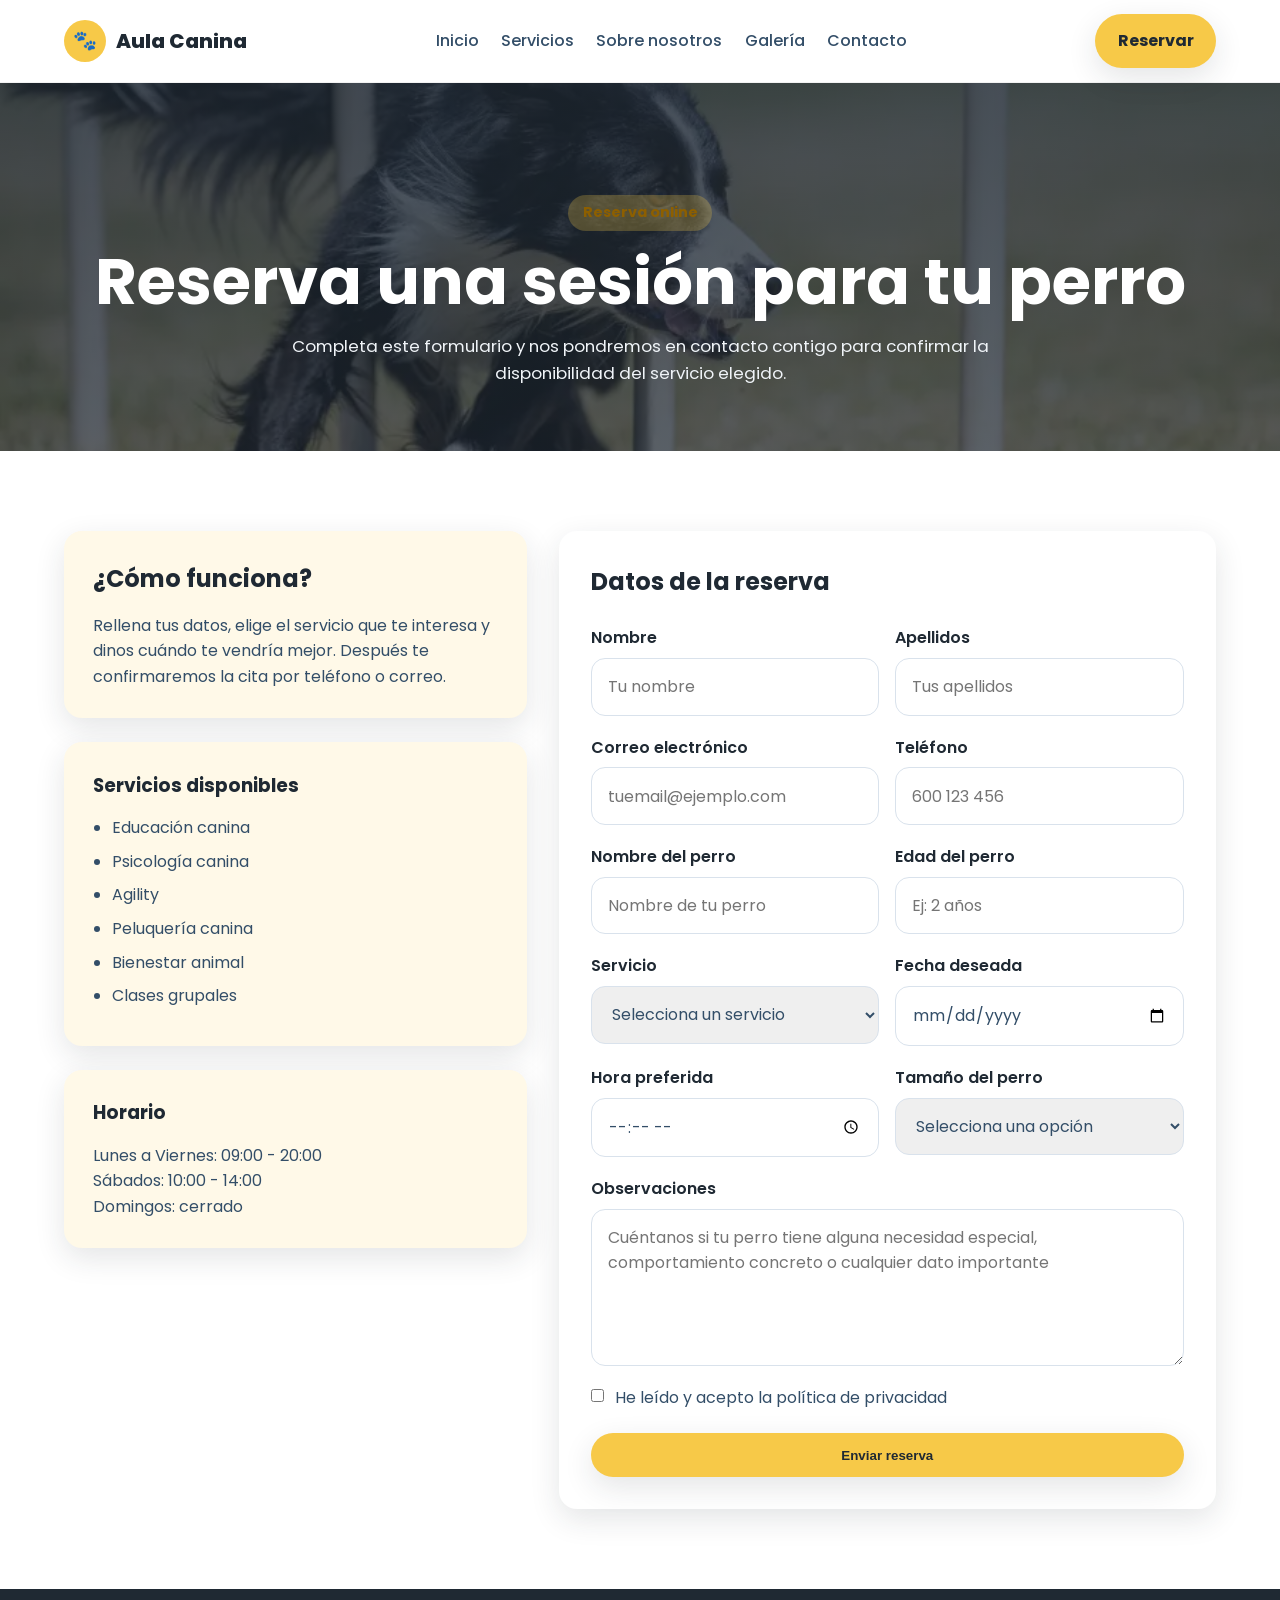
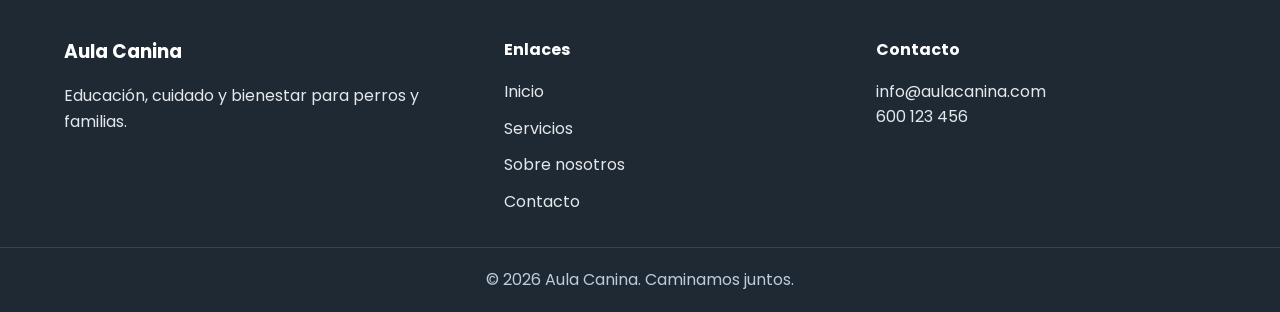
<file: lenguaje-de-marcas/html/reserva.html>
<!DOCTYPE html>
<html lang="es">
<head>
  <meta charset="UTF-8">
  <meta name="viewport" content="width=device-width, initial-scale=1.0">
  <title>Reserva | Aula Canina</title>
  <meta name="description" content="Página de reserva de servicios de Aula Canina.">
  <link rel="preconnect" href="https://fonts.googleapis.com">
  <link rel="preconnect" href="https://fonts.gstatic.com" crossorigin>
  <link href="https://fonts.googleapis.com/css2?family=Poppins:wght@300;400;500;600;700;800&display=swap" rel="stylesheet">
  <link rel="stylesheet" href="../css/styles.css">
  <link rel="stylesheet" href="../css/reserva.css">
</head>

<body>
  <header class="encabezado">
    <div class="contenedor contenedor-nav">
      <a href="../index.html" class="logo">
        <span class="icono-logo">🐾</span>
        <span>Aula Canina</span>
      </a>

      <nav class="menu-navegacion">
        <ul class="lista-nav">
          <li><a href="../index.html#inicio">Inicio</a></li>
          <li><a href="../index.html#servicios">Servicios</a></li>
          <li><a href="../index.html#sobre-nosotros">Sobre nosotros</a></li>
          <li><a href="../index.html#galeria">Galería</a></li>
          <li><a href="../index.html#contacto">Contacto</a></li>  
        </ul>
      </nav>

      <a href="reserva.html" class="boton boton-principal boton-nav">Reservar</a>
    </div>
  </header>

  <main>
    <section class="cabecera-reserva">
      <img 
        src="../img/Yuri.webp" 
        alt="Perro de Aula Canina" 
        class="imagen-cabecera-reserva"
      >

      <div class="contenedor">
        <p class="etiqueta-seccion">Reserva online</p>
        <h1>Reserva una sesión para tu perro</h1>
        <p class="texto-cabecera-reserva">
          Completa este formulario y nos pondremos en contacto contigo para confirmar
          la disponibilidad del servicio elegido.
        </p>
      </div>
    </section>

    <section class="seccion-clara">
      <div class="contenedor cuadricula-reserva">
        <div class="info-reserva">
          <div class="tarjeta-info-reserva">
            <h2>¿Cómo funciona?</h2>
            <p>
              Rellena tus datos, elige el servicio que te interesa y dinos cuándo te
              vendría mejor. Después te confirmaremos la cita por teléfono o correo.
            </p>
          </div>

          <div class="tarjeta-info-reserva">
            <h3>Servicios disponibles</h3>
            <ul class="lista-reserva">
              <li>Educación canina</li>
              <li>Psicología canina</li>
              <li>Agility</li>
              <li>Peluquería canina</li>
              <li>Bienestar animal</li>
              <li>Clases grupales</li>
            </ul>
          </div>

          <div class="tarjeta-info-reserva">
            <h3>Horario</h3>
            <p>Lunes a Viernes: 09:00 - 20:00</p>
            <p>Sábados: 10:00 - 14:00</p>
            <p>Domingos: cerrado</p>
          </div>
        </div>

        <form class="formulario-reserva">
          <h2>Datos de la reserva</h2>

          <div class="fila-formulario">
            <div class="grupo-formulario">
              <label for="nombre">Nombre</label>
              <input type="text" id="nombre" name="nombre" placeholder="Tu nombre" required>
            </div>

            <div class="grupo-formulario">
              <label for="apellidos">Apellidos</label>
              <input type="text" id="apellidos" name="apellidos" placeholder="Tus apellidos" required>
            </div>
          </div>

          <div class="fila-formulario">
            <div class="grupo-formulario">
              <label for="correo">Correo electrónico</label>
              <input type="email" id="correo" name="correo" placeholder="tuemail@ejemplo.com" required>
            </div>

            <div class="grupo-formulario">
              <label for="telefono">Teléfono</label>
              <input type="tel" id="telefono" name="telefono" placeholder="600 123 456" required>
            </div>
          </div>

          <div class="fila-formulario">
            <div class="grupo-formulario">
              <label for="nombre-perro">Nombre del perro</label>
              <input type="text" id="nombre-perro" name="nombre-perro" placeholder="Nombre de tu perro" required>
            </div>

            <div class="grupo-formulario">
              <label for="edad-perro">Edad del perro</label>
              <input type="text" id="edad-perro" name="edad-perro" placeholder="Ej: 2 años">
            </div>
          </div>

          <div class="fila-formulario">
            <div class="grupo-formulario">
              <label for="servicio">Servicio</label>
              <select id="servicio" name="servicio" required>
                <option value="">Selecciona un servicio</option>
                <option>Educación canina</option>
                <option>Psicología canina</option>
                <option>Agility</option>
                <option>Peluquería canina</option>
                <option>Bienestar animal</option>
                <option>Clases grupales</option>
              </select>
            </div>

            <div class="grupo-formulario">
              <label for="fecha">Fecha deseada</label>
              <input type="date" id="fecha" name="fecha" required>
            </div>
          </div>

          <div class="fila-formulario">
            <div class="grupo-formulario">
              <label for="hora">Hora preferida</label>
              <input type="time" id="hora" name="hora" required>
            </div>

            <div class="grupo-formulario">
              <label for="tamano">Tamaño del perro</label>
              <select id="tamano" name="tamano">
                <option value="">Selecciona una opción</option>
                <option>Pequeño</option>
                <option>Mediano</option>
                <option>Grande</option>
              </select>
            </div>
          </div>

          <div class="grupo-formulario">
            <label for="mensaje">Observaciones</label>
            <textarea id="mensaje" name="mensaje" rows="5" placeholder="Cuéntanos si tu perro tiene alguna necesidad especial, comportamiento concreto o cualquier dato importante"></textarea>
          </div>

          <div class="grupo-check">
            <input type="checkbox" id="privacidad" name="privacidad" required>
            <label for="privacidad">
              He leído y acepto la política de privacidad
            </label>
          </div>

          <button type="submit" class="boton boton-principal-estilo boton-ancho">
            Enviar reserva
          </button>
        </form>
      </div>
    </section>
  </main>

  <footer class="pie-pagina">
    <div class="contenedor contenedor-pie">
      <div>
        <h3>Aula Canina</h3>
        <p>Educación, cuidado y bienestar para perros y familias.</p>
      </div>

      <div>
        <h4>Enlaces</h4>
        <ul class="enlaces-pie">
          <li><a href="../index.html#inicio">Inicio</a></li>
          <li><a href="../index.html#servicios">Servicios</a></li>
          <li><a href="../index.html#sobre-nosotros">Sobre nosotros</a></li>
          <li><a href="../index.html#contacto">Contacto</a></li>
        </ul>
      </div>

      <div>
        <h4>Contacto</h4>
        <p>info@aulacanina.com</p>
        <p>600 123 456</p>
      </div>
    </div>

    <div class="pie-inferior">
      <p>&copy; 2026 Aula Canina. Caminamos juntos.</p>
    </div>
  </footer>
</body>
</html>
</file>
<file: lenguaje-de-marcas/css/styles.css>
:root {
  --amarillo-principal: #f7c948;
  --amarillo-suave: #fff3c4;
  --amarillo-fuerte: #f0b429;
  --color-crema: #fff9e8;
  --color-blanco: #ffffff;
  --color-oscuro: #1f2933;
  --color-texto: #334e68;
  --color-suave: #627d98;
  --sombra-principal: 0 10px 30px rgba(31, 41, 51, 0.12);
  --radio-grande: 18px;
  --radio-pequeno: 12px;
  --ancho-maximo: 1200px;
}

* {
  margin: 0;
  padding: 0;
  box-sizing: border-box;
}

html {
  scroll-behavior: smooth;
}

body {
  font-family: "Poppins", sans-serif;
  color: var(--color-texto);
  background-color: var(--color-blanco);
  line-height: 1.6;
}

img {
  width: 100%;
  display: block;
}

a {
  text-decoration: none;
  color: inherit;
}

ul {
  list-style: none;
}

.contenedor {
  width: min(90%, var(--ancho-maximo));
  margin: 0 auto;
}

.seccion-clara,
.seccion-amarilla,
.seccion-crema,
.seccion-amarilla-fuerte {
  padding: 5rem 0;
}

.seccion-clara {
  background-color: var(--color-blanco);
}

.seccion-amarilla {
  background-color: var(--amarillo-suave);
}

.seccion-crema {
  background-color: var(--color-crema);
}

.seccion-amarilla-fuerte {
  background: linear-gradient(135deg, var(--amarillo-principal), var(--amarillo-fuerte));
}

.encabezado-seccion {
  text-align: center;
  max-width: 750px;
  margin: 0 auto 3rem;
}

.etiqueta-seccion {
  display: inline-block;
  background-color: rgba(247, 201, 72, 0.25);
  color: #8d5f00;
  font-weight: 700;
  padding: 0.4rem 0.9rem;
  border-radius: 999px;
  margin-bottom: 1rem;
  font-size: 0.9rem;
}

.encabezado-seccion h2,
.texto-sobre-nosotros h2,
.info-contacto h2,
.llamada-accion h2,
.tarjeta-intro h2 {
  font-size: clamp(1.9rem, 4vw, 2.8rem);
  line-height: 1.2;
  color: var(--color-oscuro);
  margin-bottom: 1rem;
}

.encabezado-seccion p,
.texto-sobre-nosotros p,
.info-contacto p,
.tarjeta-intro p,
.llamada-accion p {
  color: var(--color-suave);
}

.encabezado {
  position: sticky;
  top: 0;
  z-index: 1000;
  background-color: rgba(255, 255, 255, 0.96);
  backdrop-filter: blur(8px);
  border-bottom: 1px solid rgba(0, 0, 0, 0.05);
}

.contenedor-nav {
  display: flex;
  align-items: center;
  justify-content: space-between;
  min-height: 82px;
  gap: 1.25rem;
}

.logo {
  display: flex;
  align-items: center;
  gap: 0.65rem;
  font-weight: 800;
  font-size: 1.25rem;
  color: var(--color-oscuro);
}

.icono-logo {
  background-color: var(--amarillo-principal);
  width: 42px;
  height: 42px;
  border-radius: 50%;
  display: grid;
  place-items: center;
  font-size: 1.2rem;
}

.lista-nav {
  display: flex;
  align-items: center;
  gap: 1.4rem;
}

.lista-nav a {
  font-weight: 500;
  color: var(--color-texto);
  transition: 0.25s;
}

.lista-nav a:hover {
  color: #8d5f00;
}

.boton {
  display: inline-block;
  border: none;
  border-radius: 999px;
  padding: 0.9rem 1.4rem;
  font-weight: 700;
  transition: transform 0.25s, box-shadow 0.25s, background-color 0.25s;
  cursor: pointer;
}

.boton:hover {
  transform: translateY(-2px);
}

.boton-principal,
.boton-principal-estilo {
  background-color: var(--amarillo-principal);
  color: var(--color-oscuro);
  box-shadow: var(--sombra-principal);
}

.boton-principal:hover,
.boton-principal-estilo:hover {
  background-color: var(--amarillo-fuerte);
}

.boton-secundario {
  background-color: rgba(255, 255, 255, 0.18);
  color: var(--color-blanco);
  border: 1px solid rgba(255, 255, 255, 0.4);
}

.boton-secundario:hover {
  background-color: rgba(255, 255, 255, 0.28);
}

.boton-tarjeta {
  background-color: var(--amarillo-principal);
  color: var(--color-oscuro);
  width: fit-content;
  margin-top: 1rem;
}

.boton-oscuro {
  background-color: var(--color-oscuro);
  color: var(--color-blanco);
}

.boton-ancho {
  width: 100%;
}

.principal {
  position: relative;
  min-height: 92vh;
  display: flex;
  align-items: center;
  color: var(--color-blanco);
  overflow: hidden;
  width: auto;
}

.imagen-principal {
  position: absolute;
  inset: 0;
  width: 100%;
  height: 100%;
  object-fit: cover;
  object-position: center;
  z-index: 0;
}

.capa-principal {
  position: absolute;
  inset: 0;
  background: linear-gradient(to right, rgba(31, 41, 51, 0.84), rgba(31, 41, 51, 0.38));
  z-index: 1;
}

.contenido-principal {
  position: relative;
  z-index: 2;
  max-width: 720px;
}

.texto-destacado-principal {
  font-weight: 700;
  text-transform: uppercase;
  letter-spacing: 0.12em;
  color: var(--amarillo-principal);
  margin-bottom: 1rem;
}

.principal h1 {
  font-size: clamp(2.5rem, 6vw, 4.8rem);
  line-height: 1.08;
  margin-bottom: 1.25rem;
}

.texto-principal {
  font-size: 1.08rem;
  max-width: 640px;
  margin-bottom: 2rem;
  color: #f0f4f8;
}

.botones-principal {
  display: flex;
  flex-wrap: wrap;
  gap: 1rem;
}

.introduccion {
  margin-top: -70px;
  position: relative;
  z-index: 2;
}

.cuadricula-intro {
  display: grid;
  grid-template-columns: repeat(3, 1fr);
  gap: 1.5rem;
}

.tarjeta-intro {
  background-color: var(--color-blanco);
  padding: 2rem;
  border-radius: var(--radio-grande);
  box-shadow: var(--sombra-principal);
}

.cuadricula-tarjetas {
  display: grid;
  grid-template-columns: repeat(3, 1fr);
  gap: 1.8rem;
}

.tarjeta-servicio {
  background-color: var(--color-blanco);
  border-radius: var(--radio-grande);
  overflow: hidden;
  box-shadow: var(--sombra-principal);
  display: flex;
  flex-direction: column;
}

.tarjeta-servicio img {
  width: 100%;
  height: 240px;
  object-fit: cover;
  display: block;
}

.contenido-tarjeta {
  padding: 1.5rem;
  display: flex;
  flex-direction: column;
  flex-grow: 1;
}

.contenido-tarjeta h3 {
  font-size: 1.35rem;
  color: var(--color-oscuro);
  margin-bottom: 0.8rem;
}

.contenido-tarjeta p {
  color: var(--color-suave);
  flex-grow: 1;
}

.cuadricula-sobre-nosotros {
  display: grid;
  grid-template-columns: 1.1fr 1fr;
  gap: 2rem;
  align-items: center;
}

.imagen-sobre-nosotros img {
  border-radius: var(--radio-grande);
  box-shadow: var(--sombra-principal);
  min-height: 100%;
  object-fit: cover;
}

.lista-sobre-nosotros {
  margin-top: 1.5rem;
  display: grid;
  gap: 0.9rem;
}

.lista-sobre-nosotros li {
  background-color: var(--color-crema);
  padding: 0.9rem 1rem;
  border-left: 5px solid var(--amarillo-principal);
  border-radius: var(--radio-pequeno);
  font-weight: 500;
}

.cuadricula-galeria {
  display: grid;
  grid-template-columns: repeat(4, 1fr);
  gap: 1rem;
}

.cuadricula-galeria img {
  width: 100%;
  height: 270px;
  object-fit: cover;
  border-radius: var(--radio-pequeno);
  box-shadow: var(--sombra-principal);
}

.caja-llamada {
  display: flex;
  align-items: center;
  justify-content: space-between;
  gap: 2rem;
}

.llamada-accion h2,
.llamada-accion p {
  color: var(--color-oscuro);
}

.cuadricula-contacto {
  display: grid;
  grid-template-columns: 1fr 1fr;
  gap: 2rem;
}

.caja-info {
  margin-top: 1.5rem;
  background-color: var(--color-crema);
  padding: 1.5rem;
  border-radius: var(--radio-grande);
  box-shadow: var(--sombra-principal);
}

.formulario-contacto {
  background-color: var(--color-blanco);
  padding: 2rem;
  border-radius: var(--radio-grande);
  box-shadow: var(--sombra-principal);
}

.grupo-formulario {
  display: flex;
  flex-direction: column;
  margin-bottom: 1.2rem;
}

.grupo-formulario label {
  margin-bottom: 0.45rem;
  font-weight: 600;
  color: var(--color-oscuro);
}

.grupo-formulario input,
.grupo-formulario select,
.grupo-formulario textarea {
  width: 100%;
  padding: 0.95rem 1rem;
  border: 1px solid #d9e2ec;
  border-radius: 14px;
  font-family: inherit;
  font-size: 1rem;
  color: var(--color-texto);
  outline: none;
  transition: border-color 0.25s, box-shadow 0.25s;
}

.grupo-formulario input:focus,
.grupo-formulario select:focus,
.grupo-formulario textarea:focus {
  border-color: var(--amarillo-fuerte);
  box-shadow: 0 0 0 4px rgba(240, 180, 41, 0.18);
}

.pie-pagina {
  background-color: var(--color-oscuro);
  color: #e4e7eb;
  padding-top: 3rem;
}

.contenedor-pie {
  display: grid;
  grid-template-columns: 1.2fr 1fr 1fr;
  gap: 2rem;
  padding-bottom: 2rem;
}

.pie-pagina h3,
.pie-pagina h4 {
  color: var(--color-blanco);
  margin-bottom: 1rem;
}

.enlaces-pie {
  display: grid;
  gap: 0.7rem;
}

.enlaces-pie a:hover {
  color: var(--amarillo-principal);
}

.pie-inferior {
  text-align: center;
  padding: 1.2rem;
  border-top: 1px solid rgba(255, 255, 255, 0.12);
  color: #bcccdc;
}

@media (max-width: 1024px) {
  .cuadricula-tarjetas {
    grid-template-columns: repeat(2, 1fr);
  }

  .cuadricula-galeria {
    grid-template-columns: repeat(2, 1fr);
  }

  .cuadricula-sobre-nosotros,
  .cuadricula-contacto,
  .caja-llamada,
  .cuadricula-intro {
    grid-template-columns: 1fr;
  }

  .caja-llamada {
    align-items: flex-start;
  }

  .contenedor-pie {
    grid-template-columns: 1fr 1fr;
  }
}

@media (max-width: 768px) {
  .contenedor-nav {
    flex-direction: column;
    padding: 1rem 0;
  }

  .lista-nav {
    flex-wrap: wrap;
    justify-content: center;
  }

  .boton-nav {
    display: none;
  }

  .principal {
    min-height: 80vh;
    text-align: center;
  }

  .contenido-principal {
    max-width: 100%;
  }

  .botones-principal {
    justify-content: center;
  }

  .cuadricula-tarjetas,
  .cuadricula-galeria,
  .contenedor-pie {
    grid-template-columns: 1fr;
  }

  .tarjeta-servicio img {
    height: 220px;
  }
}

@media (max-width: 480px) {
  .seccion-clara,
  .seccion-amarilla,
  .seccion-crema,
  .seccion-amarilla-fuerte {
    padding: 4rem 0;
  }

  .principal h1 {
    font-size: 2.2rem;
  }

  .formulario-contacto,
  .tarjeta-intro,
  .caja-info {
    padding: 1.4rem;
  }
}
</file>
<file: lenguaje-de-marcas/css/reserva.css>
.cabecera-reserva {
  position: relative;
  padding: 7rem 0 4rem;
  color: var(--color-blanco);
  text-align: center;
  overflow: hidden;
}

.imagen-cabecera-reserva {
  position: absolute;
  inset: 0;
  width: 100%;
  height: 100%;
  object-fit: cover;
  object-position: center;
  z-index: 0;
}

.cabecera-reserva::before {
  content: "";
  position: absolute;
  inset: 0;
  background: linear-gradient(rgba(31, 41, 51, 0.82), rgba(31, 41, 51, 0.72));
  z-index: 1;
}

.cabecera-reserva .contenedor {
  position: relative;
  z-index: 2;
}

.cabecera-reserva h1 {
  font-size: clamp(2.2rem, 5vw, 4rem);
  line-height: 1.1;
  margin-bottom: 1rem;
}

.texto-cabecera-reserva {
  max-width: 720px;
  margin: 0 auto;
  color: #f0f4f8;
  font-size: 1.05rem;
}

.cuadricula-reserva {
  display: grid;
  grid-template-columns: 0.95fr 1.35fr;
  gap: 2rem;
  align-items: start;
}

.info-reserva {
  display: grid;
  gap: 1.5rem;
}

.tarjeta-info-reserva {
  background-color: var(--color-crema);
  padding: 1.8rem;
  border-radius: var(--radio-grande);
  box-shadow: var(--sombra-principal);
}

.tarjeta-info-reserva h2,
.tarjeta-info-reserva h3 {
  color: var(--color-oscuro);
  margin-bottom: 0.9rem;
}

.tarjeta-info-reserva p {
  color: var(--color-texto);
}

.lista-reserva {
  list-style: disc;
  padding-left: 1.2rem;
  color: var(--color-texto);
}

.lista-reserva li {
  margin-bottom: 0.5rem;
}

.formulario-reserva {
  background-color: var(--color-blanco);
  padding: 2rem;
  border-radius: var(--radio-grande);
  box-shadow: var(--sombra-principal);
}

.formulario-reserva h2 {
  color: var(--color-oscuro);
  margin-bottom: 1.5rem;
}

.fila-formulario {
  display: grid;
  grid-template-columns: 1fr 1fr;
  gap: 1rem;
}

.grupo-check {
  display: flex;
  align-items: flex-start;
  gap: 0.7rem;
  margin-bottom: 1.4rem;
  color: var(--color-texto);
}

.grupo-check input {
  margin-top: 0.2rem;
}

@media (max-width: 900px) {
  .cuadricula-reserva,
  .fila-formulario {
    grid-template-columns: 1fr;
  }

  .cabecera-reserva {
    padding: 6rem 0 3.5rem;
  }
}

@media (max-width: 480px) {
  .formulario-reserva,
  .tarjeta-info-reserva {
    padding: 1.4rem;
  }

  .cabecera-reserva h1 {
    font-size: 2rem;
  }
}
</file>
